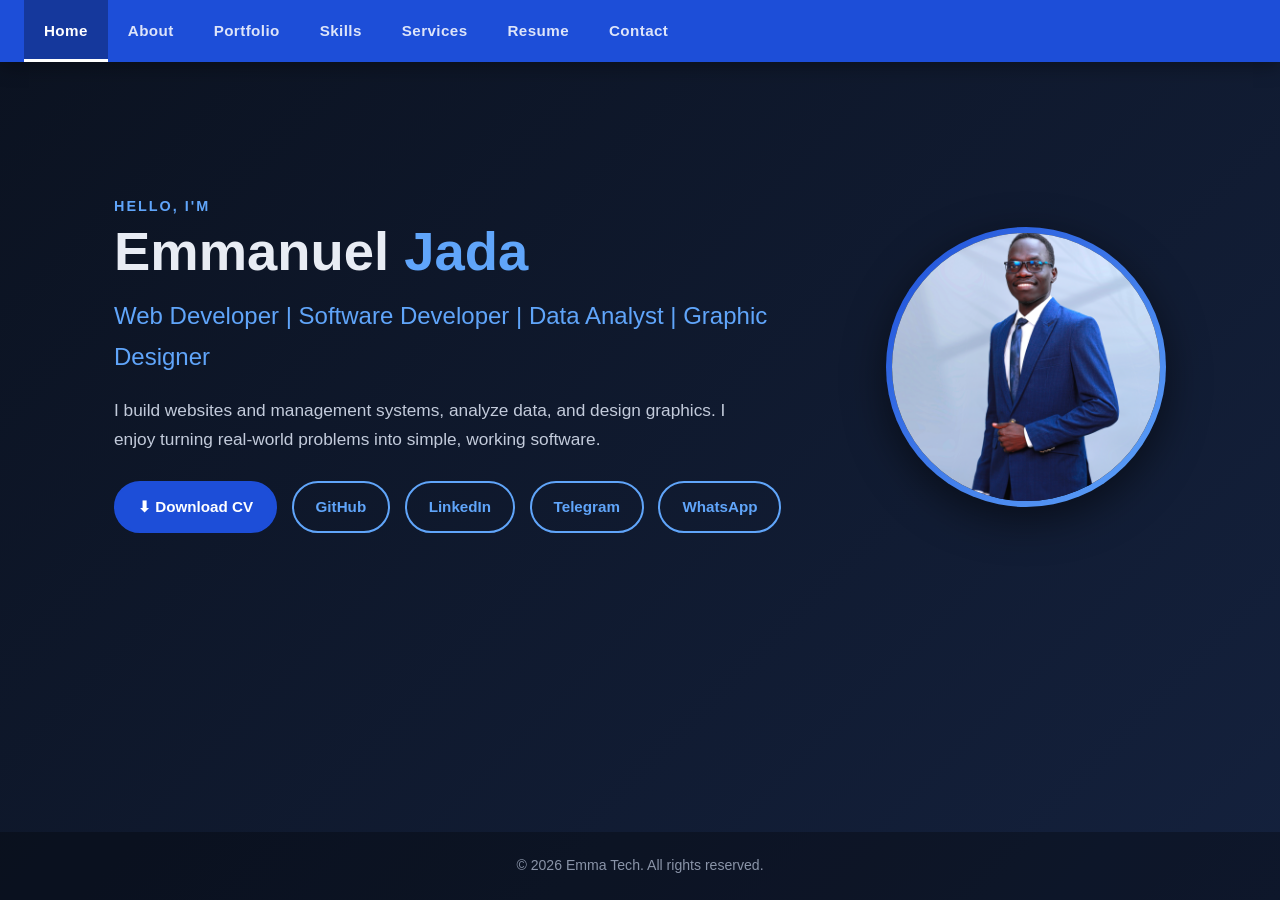
<file: Portfolio/index.html>
<!DOCTYPE html>
<html lang="en">
<head>
  <meta charset="UTF-8">
  <meta name="viewport" content="width=device-width, initial-scale=1.0">
  <title>Emmanuel Jada | Home</title>
  <link rel="stylesheet" href="style.css">
</head>
<body class="home">

  <nav class="navbar">
    <ul>
      <li><a href="index.html" class="active">Home</a></li>
      <li><a href="about.html">About</a></li>
      <li><a href="portfolio.html">Portfolio</a></li>
      <li><a href="skills.html">Skills</a></li>
      <li><a href="services.html">Services</a></li>
      <li><a href="resume.html">Resume</a></li>
      <li><a href="contact.html">Contact</a></li>
    </ul>
  </nav>

  <main>
    <section class="hero hero-wrap">
      <div class="hero-text">
      <span class="hello">Hello, I'm</span>
      <h1>Emmanuel <span class="accent">Jada</span></h1>
      <div class="role">Web Developer | Software Developer | Data Analyst | Graphic Designer</div>

      <p>I build websites and management systems, analyze data, and design graphics.
         I enjoy turning real-world problems into simple, working software.</p>

      <div class="social">
        <a href="Jada-CV.pdf" class="download" download>⬇ Download CV</a>
        <a href="https://github.com/emmason-211" target="_blank" rel="noopener">GitHub</a>
        <a href="https://linkedin.com/in/emmanuel-jada-598a30320" target="_blank" rel="noopener">LinkedIn</a>
        <a href="https://t.me/@blessedbeGod_211" target="_blank" rel="noopener">Telegram</a>
        <a href="https://wa.me/+251 974 083 953" target="_blank" rel="noopener">WhatsApp</a>
      </div>
      </div>

      <!-- Your photo: save it as assets/profile.jpg (or change the path below) -->
      <div class="photo-frame">
        <img src="ADEY4712.JPG" alt="Emma tech - profile photo">
      </div>
    </section>
  </main>

  <footer>&copy; 2026 Emma Tech. All rights reserved.</footer>
</body>
</html>
</file>
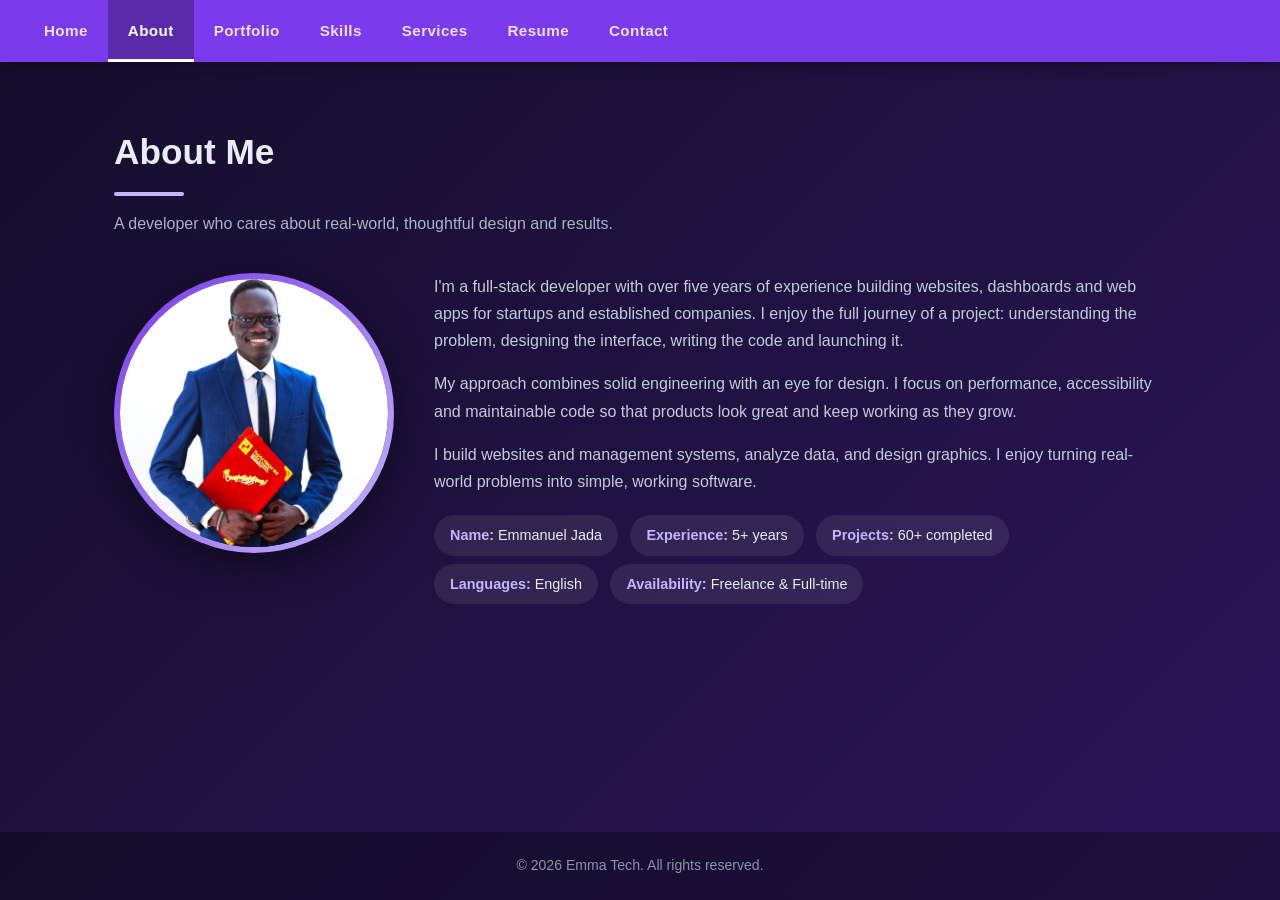
<file: Portfolio/about.html>
<!DOCTYPE html>
<html lang="en">
<head>
  <meta charset="UTF-8">
  <meta name="viewport" content="width=device-width, initial-scale=1.0">
  <title>Emmanuel Jada | About</title>
  <link rel="stylesheet" href="style.css">
</head>
<body class="about">

  <nav class="navbar">
    <ul>
      <li><a href="index.html">Home</a></li>
      <li><a href="about.html" class="active">About</a></li>
      <li><a href="portfolio.html">Portfolio</a></li>
      <li><a href="skills.html">Skills</a></li>
      <li><a href="services.html">Services</a></li>
      <li><a href="resume.html">Resume</a></li>
      <li><a href="contact.html">Contact</a></li>
    </ul>
  </nav>

  <main>
    <h2 class="page-title">About Me</h2>
    <p class="subtitle">A developer who cares about real-world, thoughtful design and results.</p>

    <div class="about-wrap">

      <div class="photo-frame">
        <img src="about.JPG" alt="Emmanuel Jada - profile photo">
      </div>
      <div>
        <p>I'm a full-stack developer with over five years of experience building websites, dashboards and web apps for startups and established companies. I enjoy the full journey of a project: understanding the problem, designing the interface, writing the code and launching it.</p>
        <p>My approach combines solid engineering with an eye for design. I focus on performance, accessibility and maintainable code so that products look great and keep working as they grow.</p>
        <p>I build websites and management systems, analyze data, and design graphics. I enjoy turning real-world problems into simple, working software.</p>
        <ul class="facts">
          <li><b>Name:</b> Emmanuel Jada</li>
          <li><b>Experience:</b> 5+ years</li>
          <li><b>Projects:</b> 60+ completed</li>
          <li><b>Languages:</b> English</li>
          <li><b>Availability:</b> Freelance &amp; Full-time</li>
        </ul>
      </div>
    </div>
  </main>

  <footer>&copy; 2026 Emma Tech. All rights reserved.</footer>
</body>
</html>
</file>
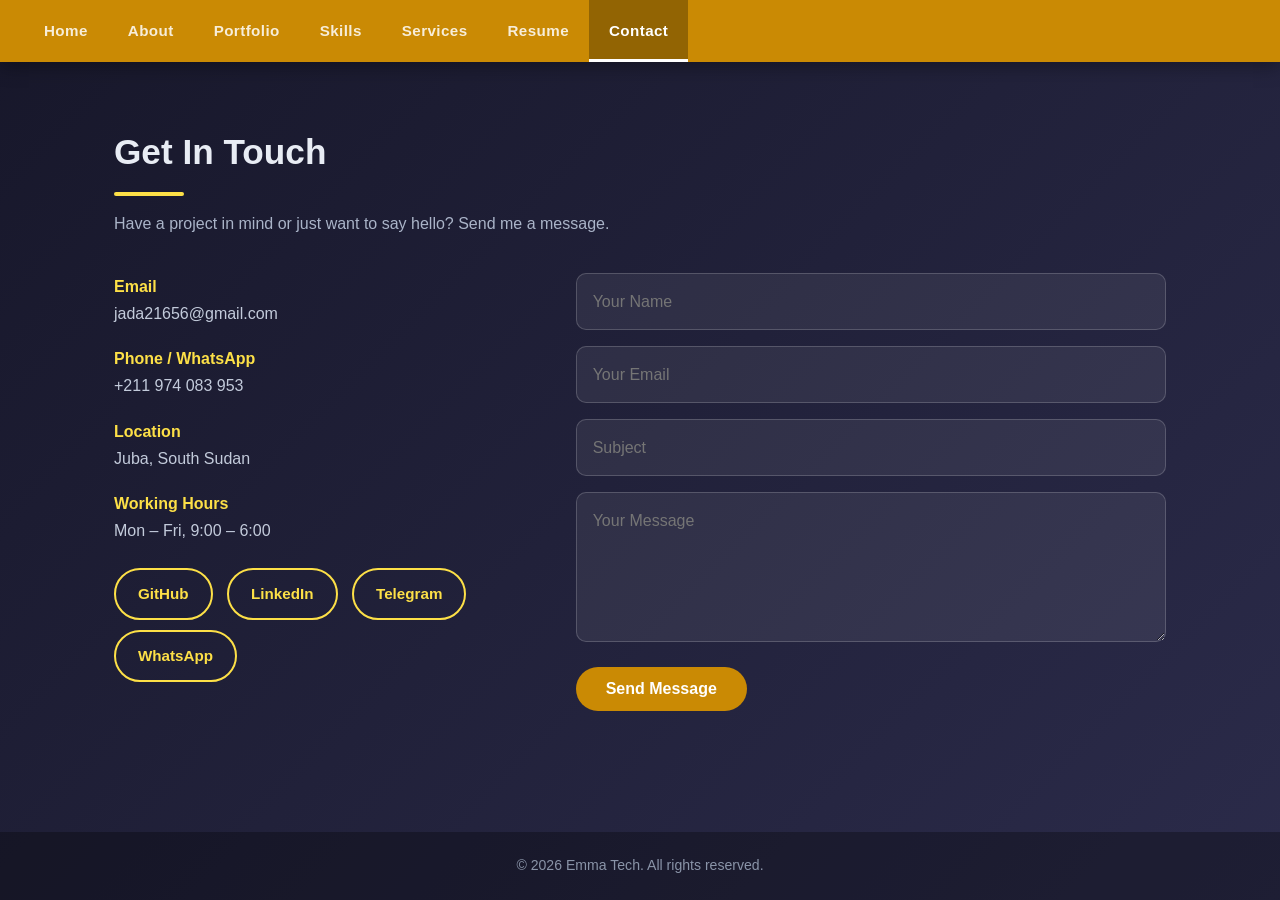
<file: Portfolio/contact.html>
<!DOCTYPE html>
<html lang="en">
<head>
  <meta charset="UTF-8">
  <meta name="viewport" content="width=device-width, initial-scale=1.0">
  <title>Emma Tech | Contact</title>
  <link rel="stylesheet" href="style.css">
</head>
<body class="contact">

  <nav class="navbar">
    <ul>
      <li><a href="index.html">Home</a></li>
      <li><a href="about.html">About</a></li>
      <li><a href="portfolio.html">Portfolio</a></li>
      <li><a href="skills.html">Skills</a></li>
      <li><a href="services.html">Services</a></li>
      <li><a href="resume.html">Resume</a></li>
      <li><a href="contact.html" class="active">Contact</a></li>
    </ul>
  </nav>

  <main>
    <h2 class="page-title">Get In Touch</h2>
    <p class="subtitle">Have a project in mind or just want to say hello? Send me a message.</p>

    <div class="contact-wrap">
      <ul class="contact-info">
        <li><b>Email</b>jada21656@gmail.com</li>
        <li><b>Phone / WhatsApp</b>+211 974 083 953</li>
        <li><b>Location</b>Juba, South Sudan</li>
        <li><b>Working Hours</b>Mon – Fri, 9:00 – 6:00</li>
        <li class="social" style="margin-top:24px">
          <a href="https://github.com/emmason-211" target="_blank" rel="noopener">GitHub</a>
          <a href="https://linkedin.com/in/emmanuel-jada-598a30320" target="_blank" rel="noopener">LinkedIn</a>
          <a href="https://t.me/@blessedbeGod_211" target="_blank" rel="noopener">Telegram</a>
          <a href="https://wa.me/+211 974 083 953" target="_blank" rel="noopener">WhatsApp</a>
        </li>
      </ul>

      <form action="mailto:hello@yourdomain.com" method="post" enctype="text/plain">
        <input type="text" name="name" placeholder="Your Name" required>
        <input type="email" name="email" placeholder="Your Email" required>
        <input type="text" name="subject" placeholder="Subject">
        <textarea name="message" placeholder="Your Message" required></textarea>
        <button type="submit" class="btn">Send Message</button>
      </form>
    </div>
  </main>

  <footer>&copy; 2026 Emma Tech. All rights reserved.</footer>
</body>
</html>
</file>
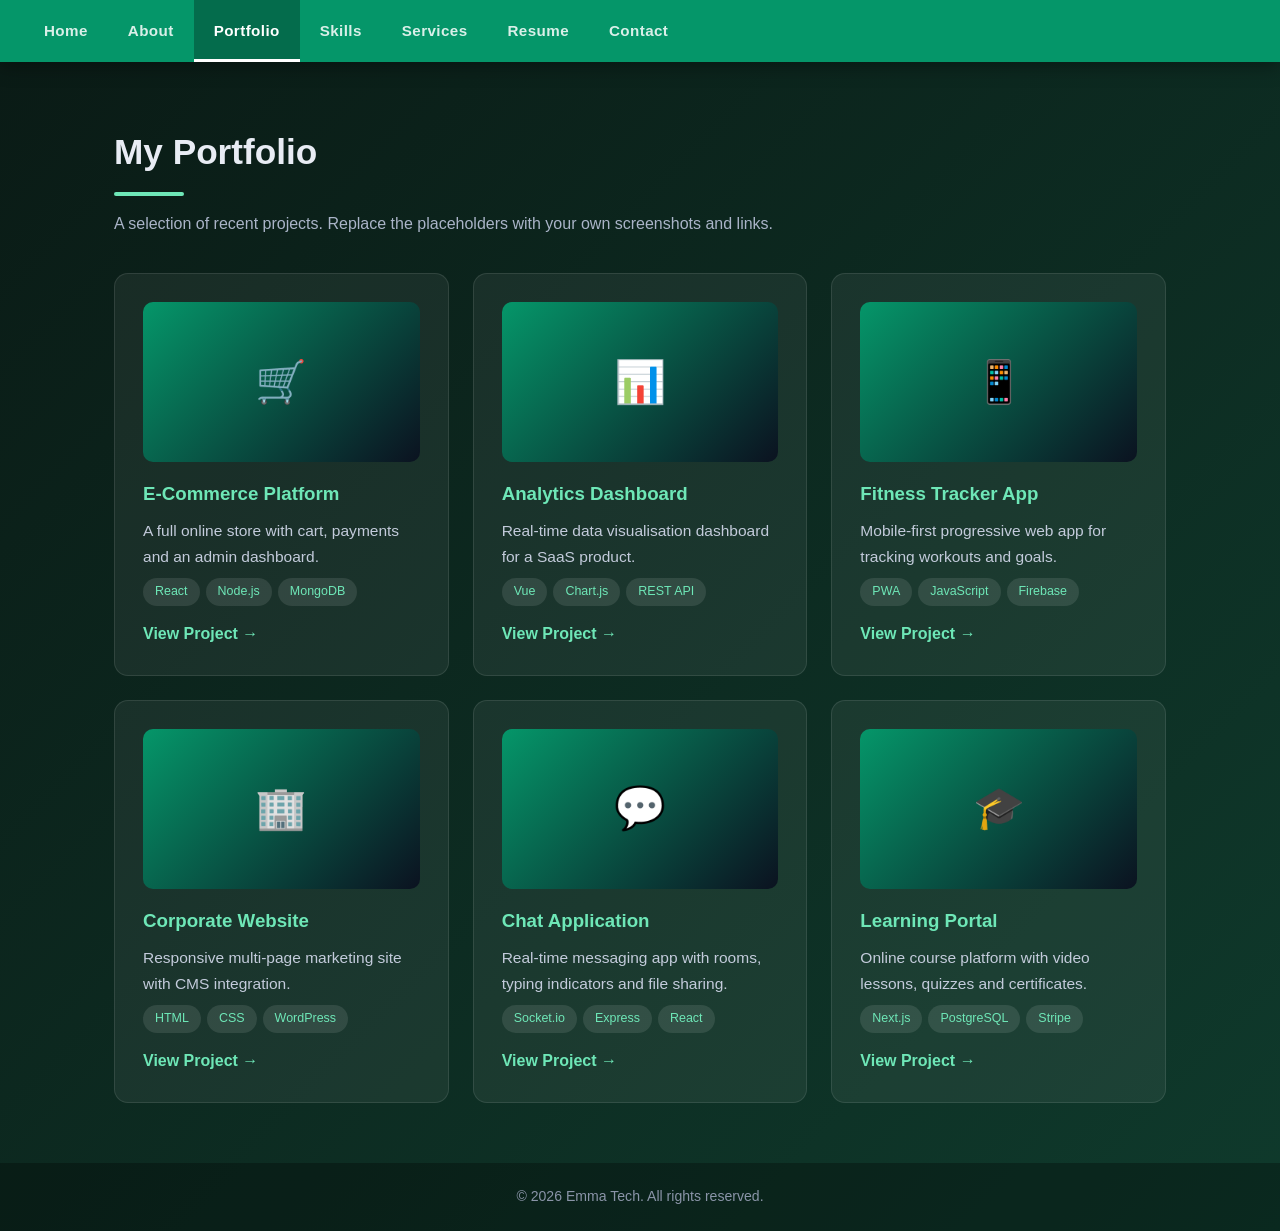
<file: Portfolio/portfolio.html>
<!DOCTYPE html>
<html lang="en">
<head>
  <meta charset="UTF-8">
  <meta name="viewport" content="width=device-width, initial-scale=1.0">
  <title>Emmanuel Jada | Portfolio</title>
  <link rel="stylesheet" href="style.css">
</head>
<body class="portfolio">

  <nav class="navbar">
    <ul>
      <li><a href="index.html">Home</a></li>
      <li><a href="about.html">About</a></li>
      <li><a href="portfolio.html" class="active">Portfolio</a></li>
      <li><a href="skills.html">Skills</a></li>
      <li><a href="services.html">Services</a></li>
      <li><a href="resume.html">Resume</a></li>
      <li><a href="contact.html">Contact</a></li>
    </ul>
  </nav>

  <main>
    <h2 class="page-title">My Portfolio</h2>
    <p class="subtitle">A selection of recent projects. Replace the placeholders with your own screenshots and links.</p>

    <div class="grid">
      <article class="card project">
        <div class="thumb">🛒</div>
        <h3>E-Commerce Platform</h3>
        <p>A full online store with cart, payments and an admin dashboard.</p>
        <span class="tag">React</span><span class="tag">Node.js</span><span class="tag">MongoDB</span><br>
        <a href="#" class="link-btn">View Project →</a>
      </article>

      <article class="card project">
        <div class="thumb">📊</div>
        <h3>Analytics Dashboard</h3>
        <p>Real-time data visualisation dashboard for a SaaS product.</p>
        <span class="tag">Vue</span><span class="tag">Chart.js</span><span class="tag">REST API</span><br>
        <a href="#" class="link-btn">View Project →</a>
      </article>

      <article class="card project">
        <div class="thumb">📱</div>
        <h3>Fitness Tracker App</h3>
        <p>Mobile-first progressive web app for tracking workouts and goals.</p>
        <span class="tag">PWA</span><span class="tag">JavaScript</span><span class="tag">Firebase</span><br>
        <a href="#" class="link-btn">View Project →</a>
      </article>

      <article class="card project">
        <div class="thumb">🏢</div>
        <h3>Corporate Website</h3>
        <p>Responsive multi-page marketing site with CMS integration.</p>
        <span class="tag">HTML</span><span class="tag">CSS</span><span class="tag">WordPress</span><br>
        <a href="#" class="link-btn">View Project →</a>
      </article>

      <article class="card project">
        <div class="thumb">💬</div>
        <h3>Chat Application</h3>
        <p>Real-time messaging app with rooms, typing indicators and file sharing.</p>
        <span class="tag">Socket.io</span><span class="tag">Express</span><span class="tag">React</span><br>
        <a href="#" class="link-btn">View Project →</a>
      </article>

      <article class="card project">
        <div class="thumb">🎓</div>
        <h3>Learning Portal</h3>
        <p>Online course platform with video lessons, quizzes and certificates.</p>
        <span class="tag">Next.js</span><span class="tag">PostgreSQL</span><span class="tag">Stripe</span><br>
        <a href="#" class="link-btn">View Project →</a>
      </article>
    </div>
  </main>

  <footer>&copy; 2026 Emma Tech. All rights reserved.</footer>
</body>
</html>
</file>
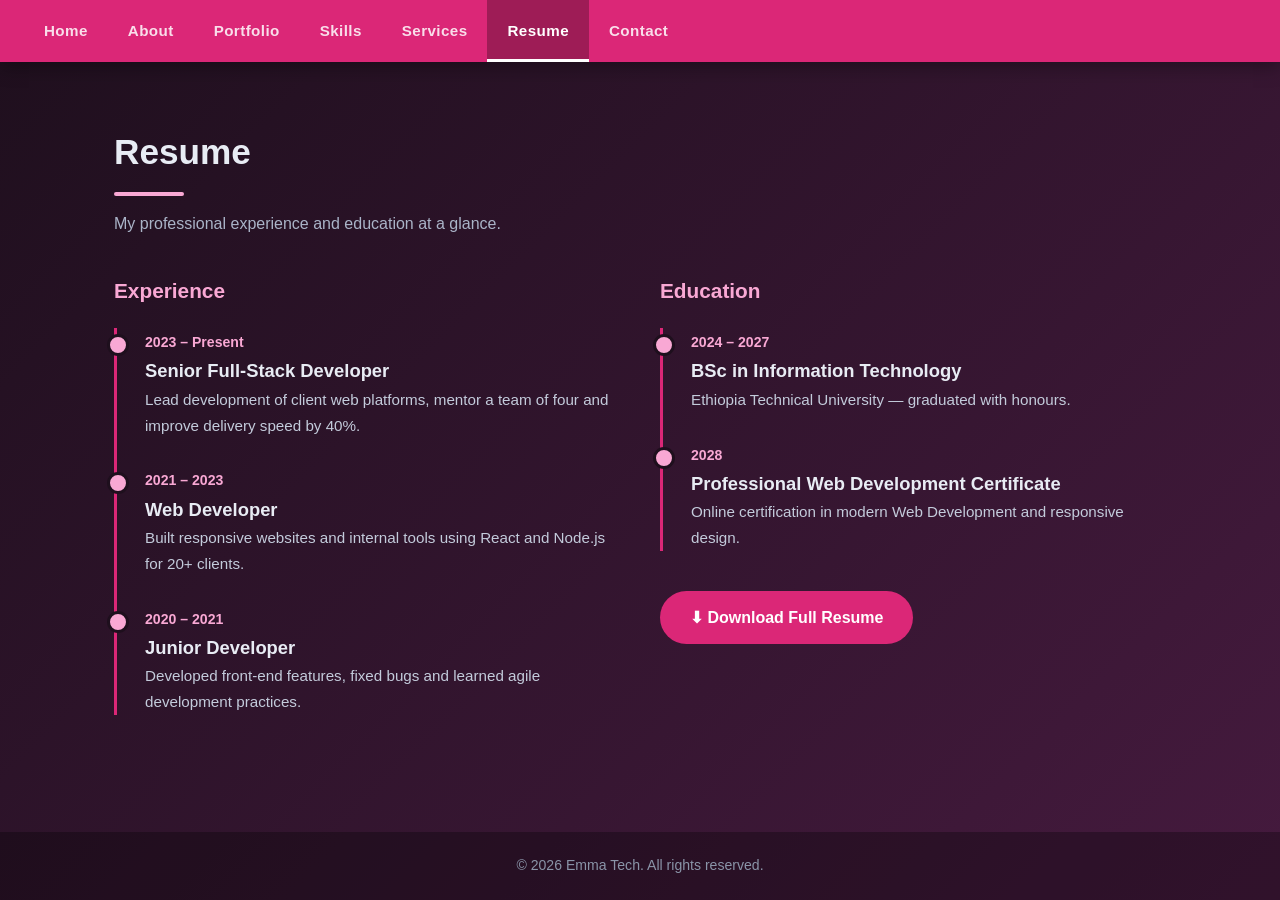
<file: Portfolio/resume.html>
<!DOCTYPE html>
<html lang="en">
<head>
  <meta charset="UTF-8">
  <meta name="viewport" content="width=device-width, initial-scale=1.0">
  <title>Emma Tech | Resume</title>
  <link rel="stylesheet" href="style.css">
</head>
<body class="resume">

  <nav class="navbar">
    <ul>
      <li><a href="index.html">Home</a></li>
      <li><a href="about.html">About</a></li>
      <li><a href="portfolio.html">Portfolio</a></li>
      <li><a href="skills.html">Skills</a></li>
      <li><a href="services.html">Services</a></li>
      <li><a href="resume.html" class="active">Resume</a></li>
      <li><a href="contact.html">Contact</a></li>
    </ul>
  </nav>

  <main>
    <h2 class="page-title">Resume</h2>
    <p class="subtitle">My professional experience and education at a glance.</p>

    <div class="two-col">
      <div>
        <h3 class="sub">Experience</h3>
        <div class="timeline">
          <div class="item">
            <span class="date">2023 – Present</span>
            <h4>Senior Full-Stack Developer</h4>
            <p>Lead development of client web platforms, mentor a team of four and improve delivery speed by 40%.</p>
          </div>
          <div class="item">
            <span class="date">2021 – 2023</span>
            <h4>Web Developer</h4>
            <p>Built responsive websites and internal tools using React and Node.js for 20+ clients.</p>
          </div>
          <div class="item">
            <span class="date">2020 – 2021</span>
            <h4>Junior Developer</h4>
            <p>Developed front-end features, fixed bugs and learned agile development practices.</p>
          </div>
        </div>
      </div>

      <div>
        <h3 class="sub">Education</h3>
        <div class="timeline">
          <div class="item">
            <span class="date">2024 – 2027</span>
            <h4>BSc in Information Technology</h4>
            <p>Ethiopia Technical University — graduated with honours.</p>
          </div>
          <div class="item">
            <span class="date">2028</span>
            <h4>Professional Web Development Certificate</h4>
            <p>Online certification in modern Web Development and responsive design.</p>
          </div>
        </div>
        <a href="Jada-CV.pdf" class="btn" download>⬇ Download Full Resume</a>
      </div>
    </div>
  </main>

  <footer>&copy; 2026 Emma Tech. All rights reserved.</footer>
</body>
</html>
</file>
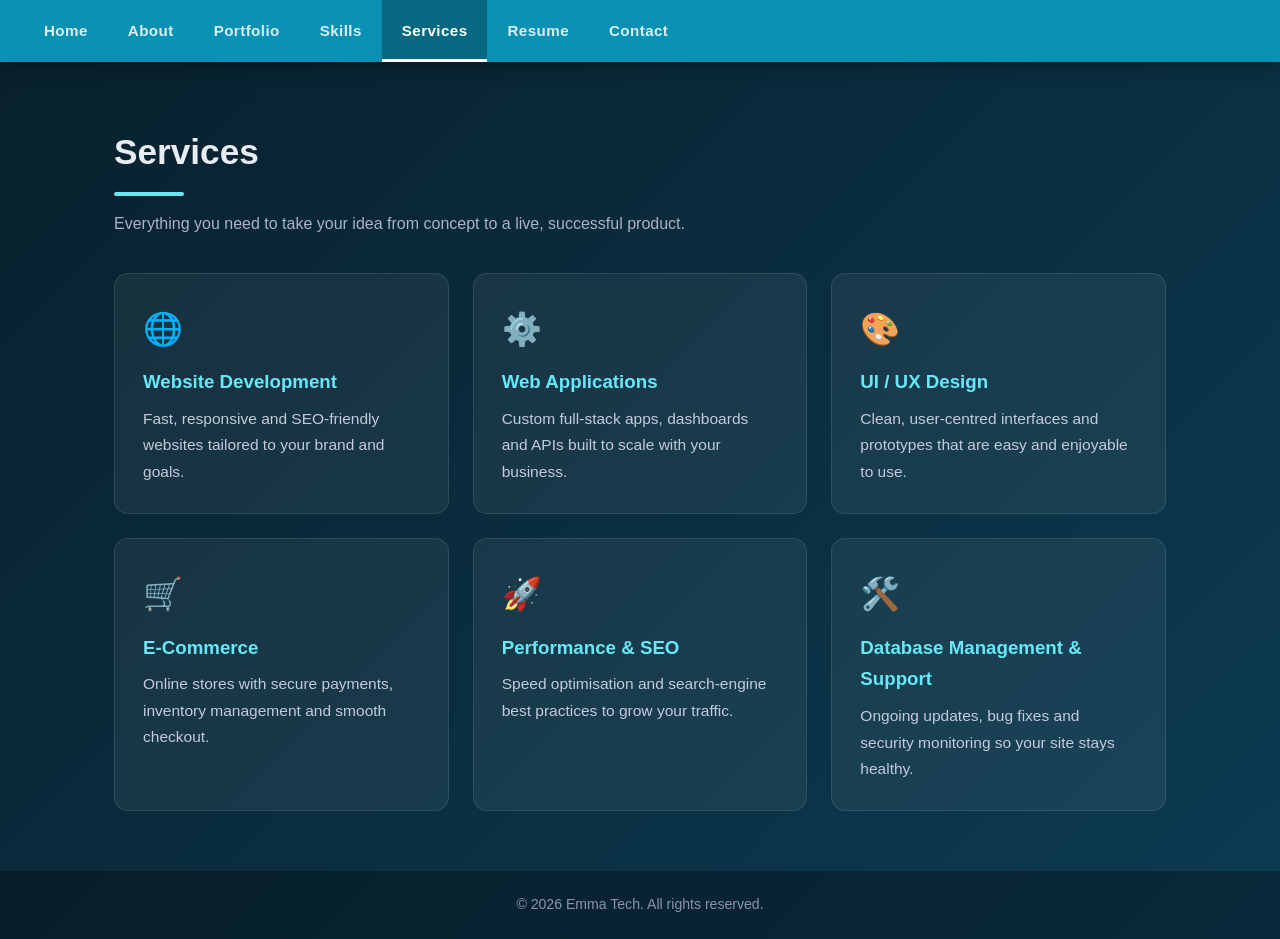
<file: Portfolio/services.html>
<!DOCTYPE html>
<html lang="en">
<head>
  <meta charset="UTF-8">
  <meta name="viewport" content="width=device-width, initial-scale=1.0">
  <title>Emmanuel Jada | Services</title>
  <link rel="stylesheet" href="style.css">
</head>
<body class="services">

  <nav class="navbar">
    <ul>
      <li><a href="index.html">Home</a></li>
      <li><a href="about.html">About</a></li>
      <li><a href="portfolio.html">Portfolio</a></li>
      <li><a href="skills.html">Skills</a></li>
      <li><a href="services.html" class="active">Services</a></li>
      <li><a href="resume.html">Resume</a></li>
      <li><a href="contact.html">Contact</a></li>
    </ul>
  </nav>

  <main>
    <h2 class="page-title">Services</h2>
    <p class="subtitle">Everything you need to take your idea from concept to a live, successful product.</p>

    <div class="grid">
      <div class="card"><span class="icon">🌐</span><h3>Website Development</h3><p>Fast, responsive and SEO-friendly websites tailored to your brand and goals.</p></div>
      <div class="card"><span class="icon">⚙️</span><h3>Web Applications</h3><p>Custom full-stack apps, dashboards and APIs built to scale with your business.</p></div>
      <div class="card"><span class="icon">🎨</span><h3>UI / UX Design</h3><p>Clean, user-centred interfaces and prototypes that are easy and enjoyable to use.</p></div>
      <div class="card"><span class="icon">🛒</span><h3>E-Commerce</h3><p>Online stores with secure payments, inventory management and smooth checkout.</p></div>
      <div class="card"><span class="icon">🚀</span><h3>Performance &amp; SEO</h3><p>Speed optimisation and search-engine best practices to grow your traffic.</p></div>
      <div class="card"><span class="icon">🛠️</span><h3>Database Management &amp; Support</h3><p>Ongoing updates, bug fixes and security monitoring so your site stays healthy.</p></div>
    </div>
  </main>

  <footer>&copy; 2026 Emma Tech. All rights reserved.</footer>
</body>
</html>
</file>
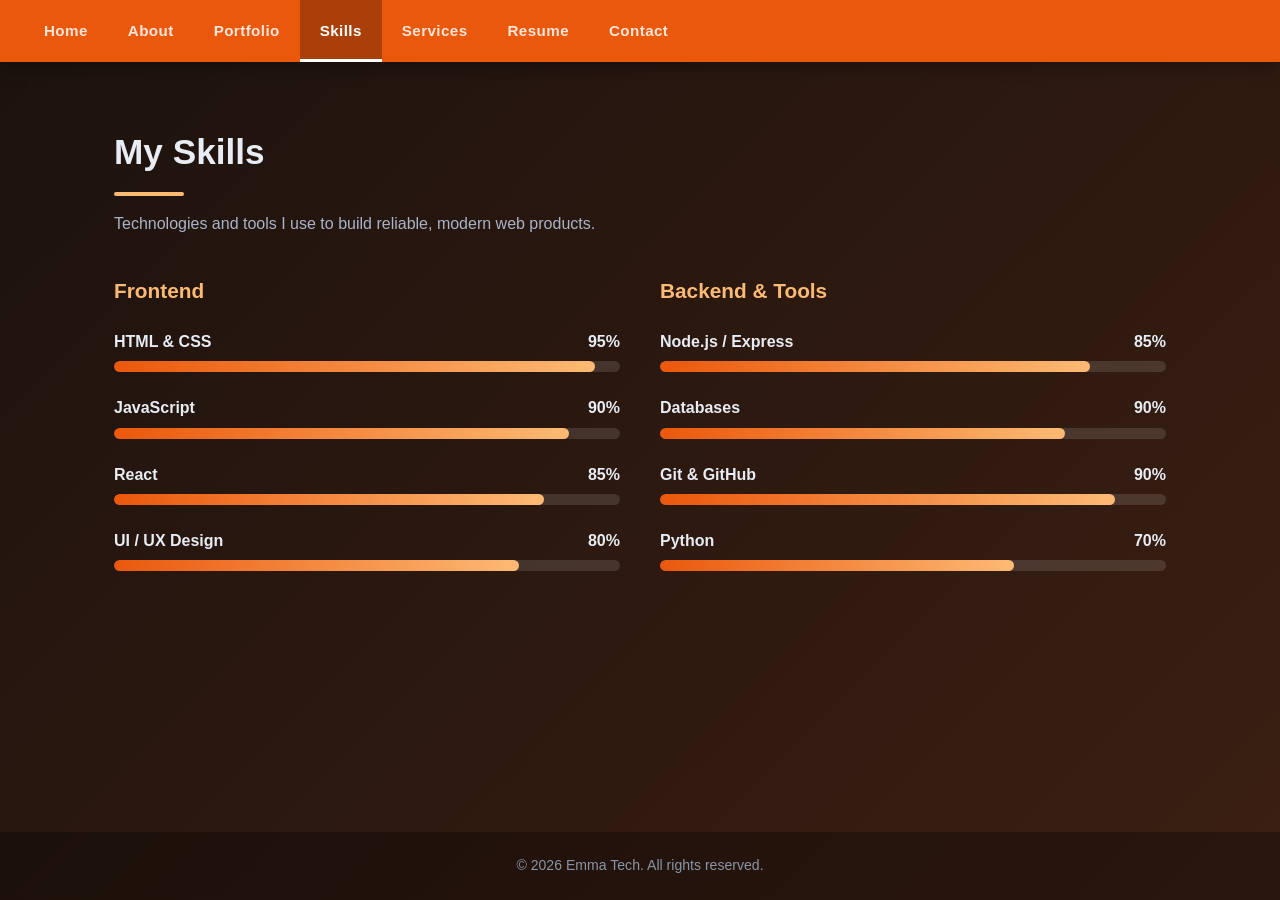
<file: Portfolio/skills.html>
<!DOCTYPE html>
<html lang="en">
<head>
  <meta charset="UTF-8">
  <meta name="viewport" content="width=device-width, initial-scale=1.0">
  <title>Emmanuel Jada | Skills</title>
  <link rel="stylesheet" href="style.css">
</head>
<body class="skills">

  <nav class="navbar">
    <ul>
      <li><a href="index.html">Home</a></li>
      <li><a href="about.html">About</a></li>
      <li><a href="portfolio.html">Portfolio</a></li>
      <li><a href="skills.html" class="active">Skills</a></li>
      <li><a href="services.html">Services</a></li>
      <li><a href="resume.html">Resume</a></li>
      <li><a href="contact.html">Contact</a></li>
    </ul>
  </nav>

  <main>
    <h2 class="page-title">My Skills</h2>
    <p class="subtitle">Technologies and tools I use to build reliable, modern web products.</p>

    <div class="two-col">
      <div>
        <h3 class="sub">Frontend</h3>
        <div class="skill"><div class="label"><span>HTML &amp; CSS</span><span>95%</span></div><div class="bar"><span style="width:95%"></span></div></div>
        <div class="skill"><div class="label"><span>JavaScript</span><span>90%</span></div><div class="bar"><span style="width:90%"></span></div></div>
        <div class="skill"><div class="label"><span>React</span><span>85%</span></div><div class="bar"><span style="width:85%"></span></div></div>
        <div class="skill"><div class="label"><span>UI / UX Design</span><span>80%</span></div><div class="bar"><span style="width:80%"></span></div></div>
      </div>

      <div>
        <h3 class="sub">Backend &amp; Tools</h3>
        <div class="skill"><div class="label"><span>Node.js / Express</span><span>85%</span></div><div class="bar"><span style="width:85%"></span></div></div>
        <div class="skill"><div class="label"><span>Databases </span><span>90%</span></div><div class="bar"><span style="width:80%"></span></div></div>
        <div class="skill"><div class="label"><span>Git &amp; GitHub</span><span>90%</span></div><div class="bar"><span style="width:90%"></span></div></div>
        <div class="skill"><div class="label"><span>Python</span><span>70%</span></div><div class="bar"><span style="width:70%"></span></div></div>
      </div>
    </div>
  </main>

  <footer>&copy; 2026 Emma Tech. All rights reserved.</footer>
</body>
</html>
</file>
<file: Portfolio/style.css>
/* ===== Base ===== */
* { margin: 0; padding: 0; box-sizing: border-box; }
html { scroll-behavior: smooth; }
body {
  font-family: "Segoe UI", Roboto, Helvetica, Arial, sans-serif;
  color: #e8ecf4;
  line-height: 1.7;
  min-height: 100vh;
  background: var(--page-bg);
  display: flex;
  flex-direction: column;
}
a { text-decoration: none; color: inherit; }
ul { list-style: none; }

/* ===== Per-page color themes ===== */
body.home      { --page-bg: linear-gradient(135deg, #0b1220 0%, #14213d 100%); --nav-bg: #1d4ed8; --accent: #60a5fa; }
body.about     { --page-bg: linear-gradient(135deg, #150d2b 0%, #2a1658 100%); --nav-bg: #7c3aed; --accent: #c4b5fd; }
body.portfolio { --page-bg: linear-gradient(135deg, #0a1a15 0%, #0f3a2c 100%); --nav-bg: #059669; --accent: #6ee7b7; }
body.skills    { --page-bg: linear-gradient(135deg, #1c120d 0%, #3b1f12 100%); --nav-bg: #ea580c; --accent: #fdba74; }
body.services  { --page-bg: linear-gradient(135deg, #08202c 0%, #0c3b52 100%); --nav-bg: #0891b2; --accent: #67e8f9; }
body.resume    { --page-bg: linear-gradient(135deg, #1e0f1d 0%, #451a3e 100%); --nav-bg: #db2777; --accent: #f9a8d4; }
body.contact   { --page-bg: linear-gradient(135deg, #17172a 0%, #2b2b4a 100%); --nav-bg: #ca8a04; --accent: #fde047; }

/* ===== Navbar (top-left) ===== */
.navbar {
  background: var(--nav-bg);
  box-shadow: 0 4px 18px rgba(0, 0, 0, .35);
  position: sticky;
  top: 0;
  z-index: 100;
}
.navbar ul {
  display: flex;
  justify-content: flex-start;   /* top-left */
  flex-wrap: wrap;
  padding: 0 24px;
}
.navbar li { display: inline-block; }
.navbar a {
  display: inline-block;
  padding: 18px 20px;
  font-weight: 600;
  font-size: .95rem;
  letter-spacing: .4px;
  color: #fff;
  opacity: .85;
  transition: background .25s, opacity .25s;
}
.navbar a:hover { background: rgba(255, 255, 255, .15); opacity: 1; }
.navbar a.active { background: rgba(0, 0, 0, .28); opacity: 1; box-shadow: inset 0 -3px 0 #fff; }

/* ===== Layout ===== */
main { flex: 1; width: 100%; max-width: 1100px; margin: 0 auto; padding: 60px 24px; }
h1 { font-size: 2.8rem; line-height: 1.2; margin-bottom: 12px; }
h2.page-title { font-size: 2.2rem; margin-bottom: 8px; }
h2.page-title::after {
  content: ""; display: block; width: 70px; height: 4px;
  background: var(--accent); border-radius: 4px; margin-top: 10px;
}
.subtitle { color: #aab4c8; margin: 14px 0 36px; max-width: 680px; }
.accent { color: var(--accent); }

/* ===== Home ===== */
.hero { padding: 70px 0 30px; }
.hero .hello { color: var(--accent); font-weight: 600; letter-spacing: 2px; text-transform: uppercase; font-size: .9rem; }
.hero h1 { font-size: 3.4rem; }
.hero .role { font-size: 1.5rem; color: var(--accent); margin-bottom: 18px; }
.hero p { max-width: 620px; color: #c3cbdb; font-size: 1.08rem; }

/* ===== Social links (all inline-block) ===== */
.social { margin-top: 26px; }
.social a {
  display: inline-block;
  margin: 0 10px 10px 0;
  padding: 11px 22px;
  border: 2px solid var(--accent);
  border-radius: 50px;
  font-weight: 600;
  font-size: .95rem;
  color: var(--accent);
  transition: all .25s;
}
.social a:hover { background: var(--accent); color: #0b1220; transform: translateY(-3px); }
.social a.download { background: var(--nav-bg); border-color: var(--nav-bg); color: #fff; }
.social a.download:hover { filter: brightness(1.2); color: #fff; }

/* ===== Cards & grids ===== */
.grid { display: grid; grid-template-columns: repeat(auto-fit, minmax(260px, 1fr)); gap: 24px; }
.card {
  background: rgba(255, 255, 255, .06);
  border: 1px solid rgba(255, 255, 255, .1);
  border-radius: 14px;
  padding: 28px;
  transition: transform .25s, border-color .25s;
}
.card:hover { transform: translateY(-6px); border-color: var(--accent); }
.card h3 { margin-bottom: 8px; color: var(--accent); }
.card p { color: #c3cbdb; font-size: .97rem; }
.card .icon { font-size: 2rem; margin-bottom: 10px; display: block; }

/* ===== About ===== */
.about-wrap { display: grid; grid-template-columns: 280px 1fr; gap: 40px; align-items: start; }
.avatar {
  width: 260px; height: 260px; border-radius: 50%;
  background: linear-gradient(135deg, var(--nav-bg), var(--accent));
  display: flex; align-items: center; justify-content: center;
  font-size: 5rem; font-weight: 700; color: #fff;
  box-shadow: 0 10px 40px rgba(0, 0, 0, .45);
}
.about-wrap p { color: #c3cbdb; margin-bottom: 16px; }
.facts { margin-top: 20px; }
.facts li { display: inline-block; margin: 0 8px 8px 0; padding: 8px 16px; background: rgba(255,255,255,.08); border-radius: 30px; font-size: .9rem; }
.facts li b { color: var(--accent); }

/* ===== Portfolio ===== */
.project .thumb {
  height: 160px; 
  border-radius: 10px; 
  margin-bottom: 16px;
  background: linear-gradient(135deg, var(--nav-bg), #0b1220);
  display: flex; 
  align-items: center; 
  justify-content: center; 
  font-size: 2.6rem;
}
.tag { display: inline-block; 
margin: 8px 6px 0 0; 
padding: 3px 12px; 
font-size: .78rem; 
background: rgba(255,255,255,.1); 
border-radius: 20px; 
color: var(--accent); 
}
.link-btn { display: inline-block;
 margin-top: 14px; 
 font-weight: 600; 
 color: var(--accent); 
}
.link-btn:hover { text-decoration: underline; }

/* ===== Skills ===== */
.skill { margin-bottom: 22px; }
.skill .label { display: flex; justify-content: space-between; font-weight: 600; margin-bottom: 6px; }
.bar { height: 11px; background: rgba(255,255,255,.12); border-radius: 20px; overflow: hidden; }
.bar span { display: block; height: 100%; border-radius: 20px; background: linear-gradient(90deg, var(--nav-bg), var(--accent)); }
.two-col { display: grid; grid-template-columns: repeat(auto-fit, minmax(320px, 1fr)); gap: 40px; }
h3.sub { margin-bottom: 20px; color: var(--accent); font-size: 1.3rem; }

/* ===== Resume ===== */
.timeline { border-left: 3px solid var(--nav-bg); padding-left: 28px; margin-bottom: 40px; }
.timeline .item { position: relative; margin-bottom: 28px; }
.timeline .item::before {
  content: ""; position: absolute; left: -38px; top: 6px;
  width: 16px; height: 16px; border-radius: 50%; background: var(--accent); border: 3px solid #1e0f1d;
}
.timeline .date { color: var(--accent); font-size: .88rem; font-weight: 600; }
.timeline h4 { font-size: 1.15rem; }
.timeline p { color: #c3cbdb; font-size: .95rem; }
.btn {
  display: inline-block; padding: 13px 30px; border-radius: 50px;
  background: var(--nav-bg); color: #fff; font-weight: 600; border: none; cursor: pointer; font-size: 1rem;
  transition: filter .25s, transform .25s;
}
.btn:hover { filter: brightness(1.2); transform: translateY(-2px); }

/* ===== Contact ===== */
.contact-wrap { display: grid; grid-template-columns: 1fr 1.4fr; gap: 40px; }
.contact-info li { margin-bottom: 18px; color: #c3cbdb; }
.contact-info b { display: block; color: var(--accent); }
form input, form textarea {
  width: 100%; padding: 14px 16px; margin-bottom: 16px;
  background: rgba(255,255,255,.07); border: 1px solid rgba(255,255,255,.18);
  border-radius: 10px; color: #fff; font: inherit;
}
form input:focus, form textarea:focus { outline: none; border-color: var(--accent); }
form textarea { min-height: 150px; resize: vertical; }

/* ===== Profile photo holder ===== */
.photo-frame {
  width: 280px;
  height: 280px;
  flex-shrink: 0;
  border-radius: 50%;
  padding: 6px;
  background: linear-gradient(135deg, var(--nav-bg), var(--accent));
  box-shadow: 0 12px 40px rgba(0, 0, 0, .5);
  overflow: hidden;
}
.photo-frame img {
  display: block;
  width: 100%;
  height: 100%;
  object-fit: cover;      /* keeps your photo from stretching */
  border-radius: 50%;
  background: #0b1220;
}
.hero-wrap {
  display: flex;
  align-items: center;
  justify-content: space-between;
  gap: 40px;
}
@media (max-width: 760px) {
  .hero-wrap { flex-direction: column-reverse; text-align: center; }
  .photo-frame { width: 220px; height: 220px; margin: 0 auto; }
}

/* ===== Footer ===== */
footer { text-align: center; padding: 22px; font-size: .88rem; color: #8a94a8; background: rgba(0,0,0,.3); }

/* ===== Responsive ===== */
@media (max-width: 760px) {
  h1, .hero h1 { font-size: 2.3rem; }
  .about-wrap, .contact-wrap { grid-template-columns: 1fr; }
  .avatar { margin: 0 auto; }
  .navbar ul { padding: 0 8px; }
  .navbar a { padding: 14px 12px; font-size: .85rem; }
}
</file>
